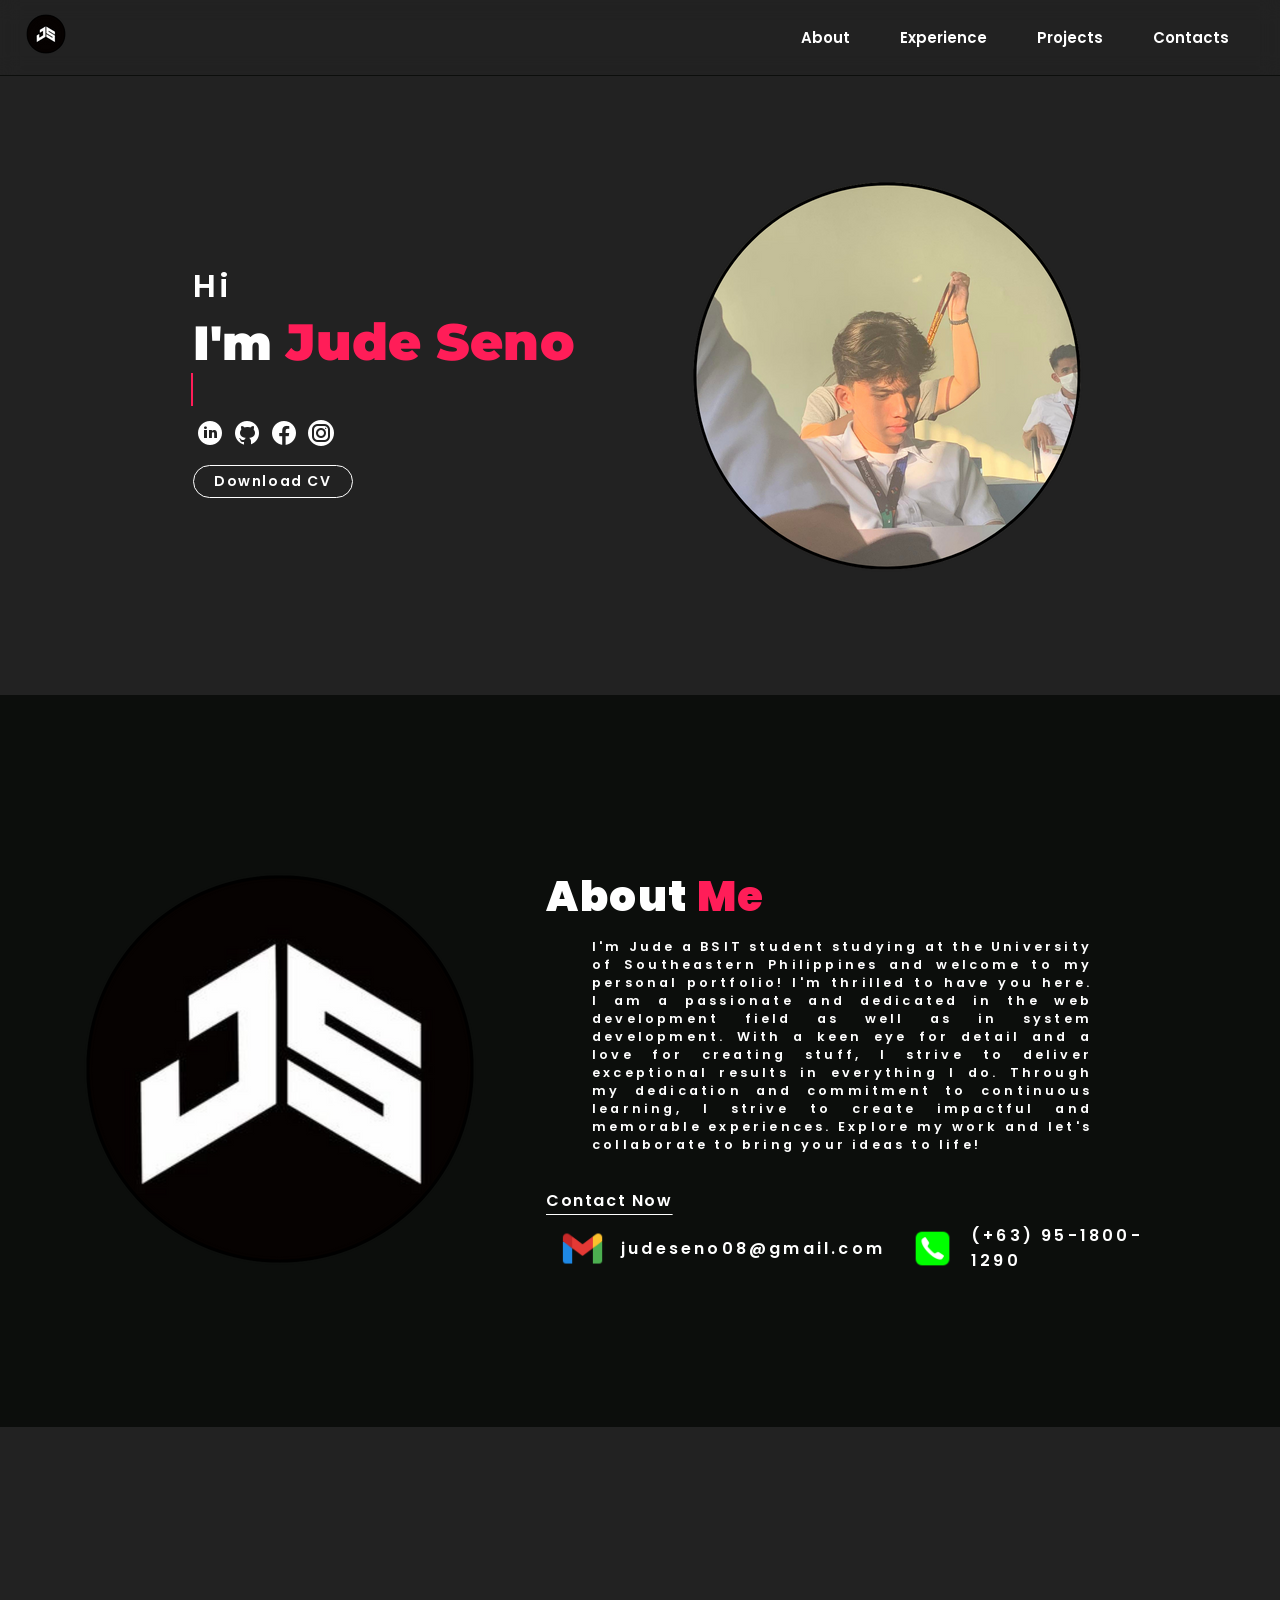
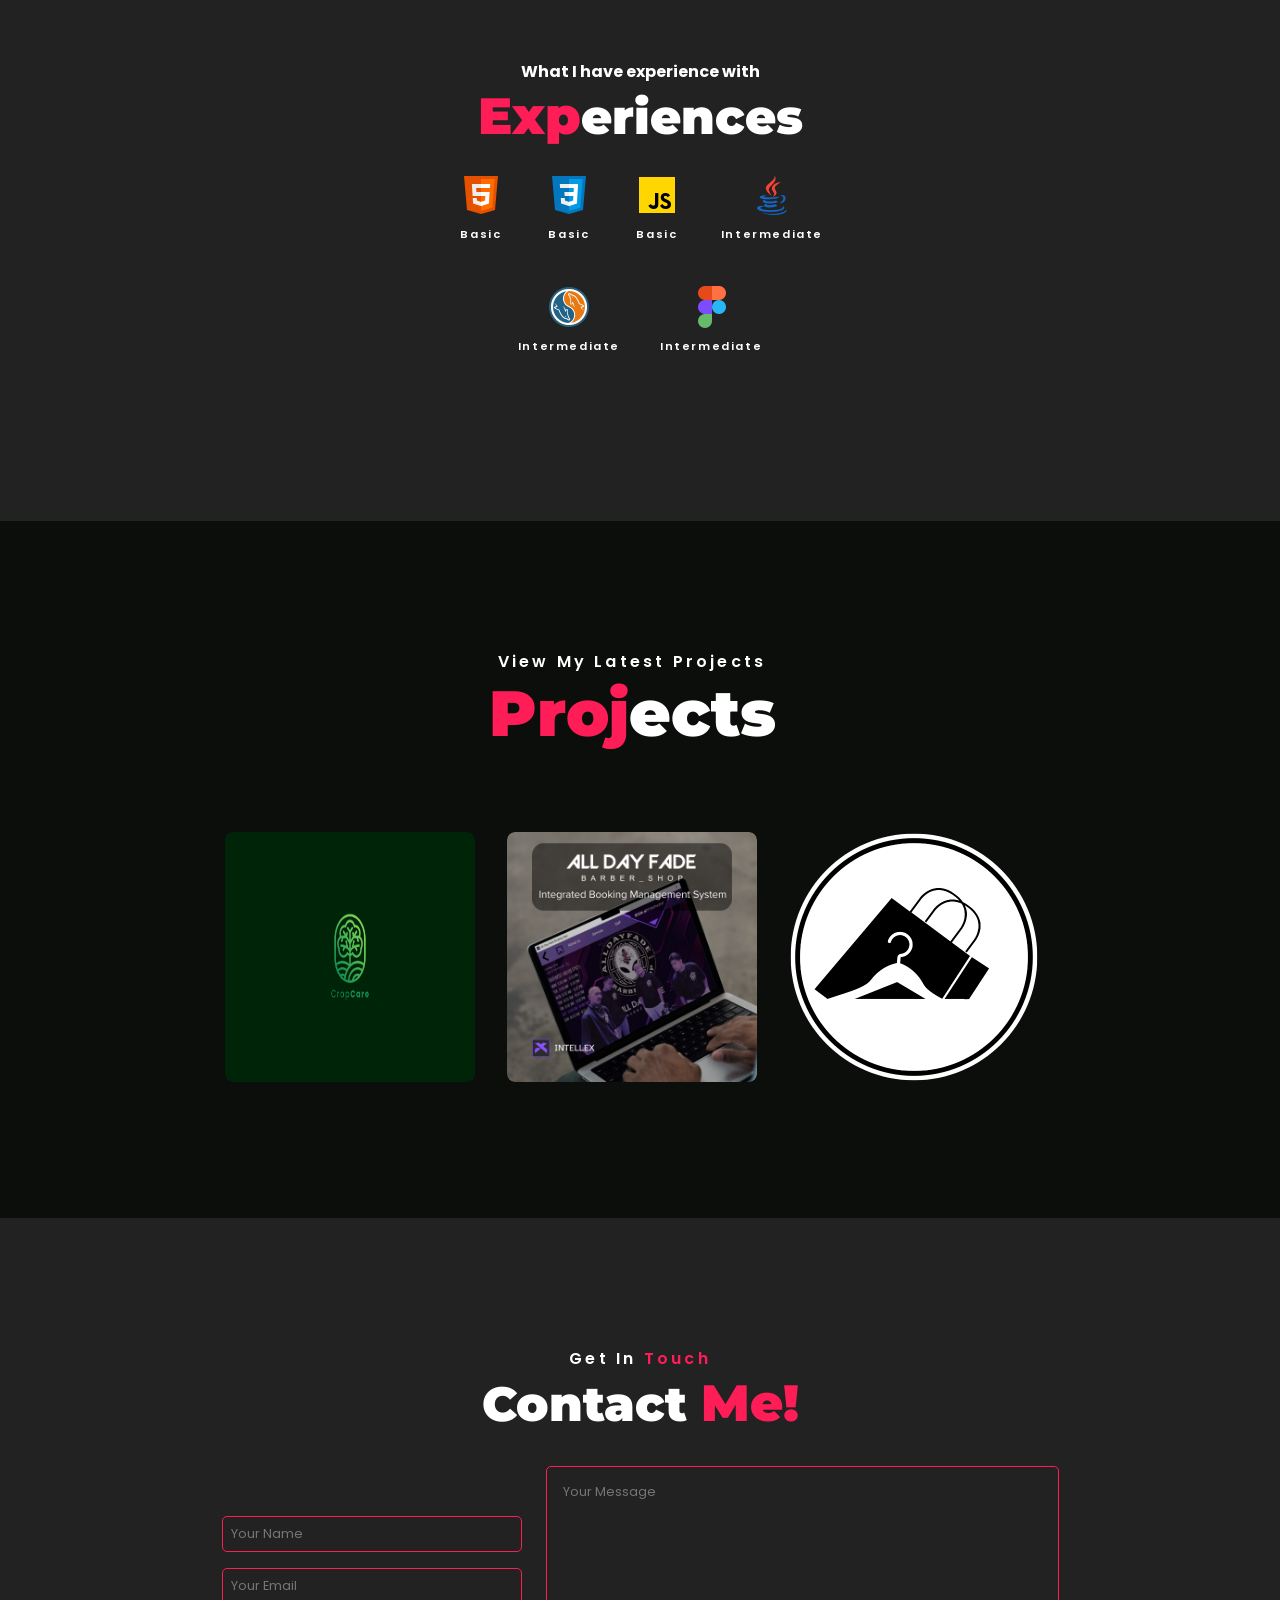
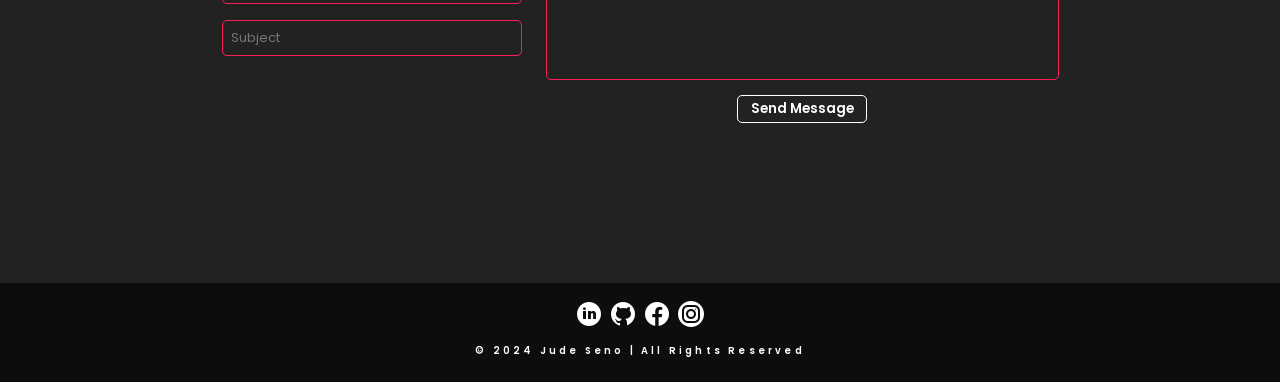
<file: src/index.html>
<!DOCTYPE html>
<html lang="en">

<head>

    <meta charset="UTF-8">
    <meta name="viewport" content="width=device-width, initial-scale=1.0">
    <title>Jude's Portfolio</title>

    <link rel="icon" type="img/png" href="Assets/Profile/Web_Icon.png">
    
    <link rel="stylesheet" href="PortfolioStyle.css">
    <link rel="stylesheet" href="MediaQueries.css">
    
    <link href='https://unpkg.com/boxicons@2.1.4/css/boxicons.min.css' rel='stylesheet'>

    <link rel="preconnect" href="https://fonts.googleapis.com">
    <link rel="preconnect" href="https://fonts.gstatic.com" crossorigin>
    <link href="https://fonts.googleapis.com/css2?family=Montserrat:ital,wght@0,100..900;1,100..900&display=swap" rel="stylesheet">

    <link rel="preconnect" href="https://fonts.googleapis.com">
    <link rel="preconnect" href="https://fonts.gstatic.com" crossorigin>
    <link href="https://fonts.googleapis.com/css2?family=Poppins:wght@300;400&display=swap" rel="stylesheet">

</head>


<body>
   
    <!-- Header/Navbar Container  -->   

    <header>

        <a href="#LandingPage" class="logo"> <img src="Assets/Profile/Web_Logo(40x40).png"></a>
        
        <ul class="navlist">
            <li><a href="#About">About</a></li>
            <li><a href="#Experience">Experience</a></li>
            <li><a href="#Projects">Projects</a></li>
            <li><a href="#Contacts">Contacts</a></li>
        </ul>

        <div class="bx bx-menu" id="menu-icon"></div>

    </header>

    
    

    <!-- LANDING PAGE CONTAINER -->
    <section class="LandingPage_Container" id="LandingPage">

        <div class="home-content">

        <div class="home-container">

            <p class="greeting"> Hi </p> 
            <h2>I'm <span>Jude Seno</span></h2>
            <h3 class="text-animation">
                <span></span>
            </h3>

            <div class="social-links">
                <a href="https://www.linkedin.com/in/jude-seno-3b22372b3/" target="_blank">
                    <img src="Assets/Icons/LinkedIn(30x30).png" alt="">
                </a>

                <a href="https://github.com/JDSeno" target="_blank">
                    <img src="Assets/Icons/Github(30x30).png" alt="">
                </a>

                <a href="https://web.facebook.com/Judeseno08" target="_blank">
                    <img src="Assets/Icons/Facebook(30x30).png" alt="">
                </a>

                <a href="https://www.instagram.com/jd_sno/" target="_blank">
                    <img src="Assets/Icons/Instagram(30x30).png" alt="">
                </a>
            </div>

            <div class="btn-cv">
                <h1 class="download-cv" onclick="window.open('./Assets/Personal_CV.pdf')">Download CV</h1>
            </div>
            
        </div>

        <div id="profile-picture-one">
            <img src="Assets/Profile/Pic_2(400x400).png" alt="">
        </div>
        
        </div>
        
    </section>



    <!-- ABOUT PAGE CONTAINER -->
    <section class="about_container" id="About">

        <div class="container-one">

        <div id="profile-picture-two">
            <img src="Assets/Profile/Web_Icon.png" alt="">
        </div>

        <div class="introduction-container">
            
            <h1>About <span>Me</span></h1>

            <p class="introduction">I'm Jude a BSIT student studying at the University of Southeastern Philippines and welcome to my personal portfolio! 
                I'm thrilled to have you here. I am a passionate and dedicated in the web development field as well as in system development. 
                With a keen eye for detail and a love for creating stuff, I strive to deliver exceptional results in everything I do. 
                Through my dedication and commitment to continuous learning, I strive to create impactful and memorable experiences. 
                Explore my work and let's collaborate to bring your ideas to life!
            </p>

        <div class="contact">
            <h1>Contact Now</h1>
            
            <div class="contact-contents">
                <p id="mail"><img src="Assets/Icons/GMail.png" > <span>judeseno08@gmail.com</span></p>
                <p id="phone"><img src="Assets/Icons/Phone.png" > <span>(+63) 95-1800-1290</span></p>
            </div>

        </div>

        </div>

    </div>

    </section>




    <!-- EXPERIENCE CONTAINER -->
    <section class="experience_container" id="Experience">

        <h4>What I have experience with</h4>
        <h2><span>Exp</span>eriences</h2>


        <section id="exp-container">
            
            <div id="html" class="software-exp">
                <img src="Assets/Icons/HTML.png" alt="">
                <p>Basic</p>
            </div>

            <div id="css" class="software-exp">
                <img src="Assets/Icons/CSS.png" alt="">
                <p>Basic</p>
            </div>

            <div id="javascript" class="software-exp">
                <img src="Assets/Icons/JavaScript.png" alt="">
                <p>Basic</p>
            </div>

            <div id="java" class="software-exp">
                <img src="Assets/Icons/Java.png" alt="">
                <p>Intermediate</p>
            </div>

            <div id="mysql" class="software-exp">
                <img src="Assets/Icons/MySQL.png" alt="">
                <p>Intermediate</p>
            </div>

            <div id="figma" class="software-exp">
                <img src="Assets/Icons/Figma.png" alt="">
                <p>Intermediate</p>
            </div>

            </section>
        </div>

    </section>





    <!-- PROJECTS CONTAINER -->
    <section class="projects_container" id="Projects">

            <p> View My Latest Projects </p>
            <h2> <span>Proj</span>ects </h2>

            <div class="proj-container">

                <div class="row">
                    <img src="Assets/Project_Profile/CropCare_Dark.png">
                    <div class="layer">
                        <h5>CropCare</h5>
                        <p> Crop Care system that help manageme & optimize the health and productivity of crops </p>
                        <a href="https://github.com/JDSeno/Crop-Care" target="_blank">
                            View Github         
                        </a>
                    </div>
                </div>

                <div class="row">
                    <img src="Assets/Project_Profile/ADF.png">
                    <div class="layer">
                        <h5>All-Day Fade</h5>
                        <p> Barbershop Booking Desktop App for a more organized Queue of Customers </p>
                        <a href="https://github.com/gpbacay/Data_Structures/tree/3e4d95ca9316038df88fa1af2fecc2530d90923f/LE1/ADF_IBMS" target="_blank">
                            View Github         
                        </a>
                    </div>
                </div>

                <div class="row">
                    <img src="Assets/Project_Profile/Style_Icon.png">
                    <div class="layer">
                        <h5>Style Icon</h5>
                        <p> A Mobile Start-Up App for our Fashion Minded Individuals.</p>
                        <a href="https://www.figma.com/design/73D8lmGjGZZM7m1ntaTtqy/Style-Icon-Prototype?m=auto&t=gnLqQBCD7R3JR08Z-6" target="_blank">
                            View Library       
                        </a>
                    </div>
                </div>

            </div>
            
    </section>








    <!-- CONTACTS CONTAINER -->
    <section class="contacts_container" id="Contacts">
        
        <p> Get In <span>Touch</span></p>

        <h2 class="contact-heading"> Contact <span>Me!</span></h2>

        <form action="https://api.web3forms.com/submit" method="POST">

            <input type="hidden" name="access_key" value="fc0a2710-5bf5-4e1c-99e0-e6dbbaa9aa62">

            <div class="input-group">

                <div class="input-box">
                    <input type="text" name="name" placeholder="Your Name" required>
                    <input type="email" name="email" placeholder="Your Email" required>
                    <input type="text" name="subject" placeholder="Subject" required>
                </div>

            </div>

            <div class="input-group-2">

                <textarea name="message" id="" cols="30" rows="10" 
                    placeholder="Your Message"></textarea>

                    <input type="hidden" name="redirect" value="https://web3forms.com//success">

                    <input type="submit" value="Send Message" class="btn">
            </div>

        </form>

    </section>






    <!-- FOOTER CONTAINER -->
    <footer class="footer_container" id="Footer">

        <div class="socials">
            
            <a href="https://www.linkedin.com/in/jude-seno-3b22372b3/" target="_blank">
                <img src="Assets/Icons/LinkedIn(30x30).png" alt="">
            </a>

            <a href="https://github.com/JDSeno" target="_blank">
                <img src="Assets/Icons/Github(30x30).png" alt="">
            </a>

            <a href="https://web.facebook.com/Judeseno08" target="_blank">
                <img src="Assets/Icons/Facebook(30x30).png" alt="">
            </a>

            <a href="https://www.instagram.com/jd_sno/" target="_blank">
                <img src="Assets/Icons/Instagram(30x30).png" alt="">
            </a>
        </div>

        <p><span class="copyright">&#169;</span> 2024 <span>Jude Seno</span> | All Rights Reserved</p>

    </footer>




    <script src="PortfolioScript.js"></script>
    
    <!-- <script type="text/javascript" src="https://cdn.jsdelivr.net/npm/@emailjs/browser@4/dist/email.min.js"></script> -->
</body>

</html>
</file>
<file: src/PortfolioStyle.css>
*{
    padding: 0;
    margin: 0;
    box-sizing: border-box;
    font-family: "Poppins", sans-serif;
    text-decoration: none;
    list-style: none;
    scroll-behavior: smooth;
}

:root{
    --bg-color: #0c0e0c;
    --second-bg-color: #222222;
    --hover-txt-color: #FF1D58;
    --text-color: #FFFFFF;
}





/*HTML*/
body{
    background-color: var(--second-bg-color);
    color: var(--text-color);
    display: flex;
    flex-direction: column;
    align-items: center;
}



/* NAVBAR */
header{
    position: fixed;
    width: 100%;
    display: flex;
    align-items: center;
    justify-content: space-between;
    background: transparent;
    backdrop-filter: blur(10px);
    padding: 25px 15%;
    border-bottom: 0.1rem solid #0c0e0c;
    z-index: 100;
}

.logo{
   cursor: pointer;
}


.navlist{
    display: flex;
    justify-content: end;
}

.navlist a{
    color: var(--text-color);
    font-size: 15px;
    font-weight: 600;
    margin: 0 25px;
    text-decoration: none;
}

.navlist a:hover{
    color:var(--hover-txt-color);
    text-decoration: underline;
    font-size: 15px;
    font-weight: 600;
    text-underline-offset: 0.7rem;
    transition: .25s ease;
}

#menu-icon{
    font-size: 25px;
    color: var(--text-color);
    z-index: 1001;
    cursor: pointer;
    margin-left: 20px;
    display: none;
}

.navlist .active{
    color: var(--hover-txt-color);
    text-decoration: underline;
    text-underline-offset: 0.7rem;
}





/* HomePage/LandingPage */
#LandingPage{
    padding: 11rem 5rem 7rem 5rem;
}

.LandingPage_Container{
    display: flex;
    align-items: center;
    justify-content: center;
    gap: 8rem;
    width: 100%;
}

.home-content{
    display: flex;
    gap: 7rem;
}

.home-container{
    display: flex;
    flex-direction: column;
    align-items: flex-start;
    justify-content: center;
}

p{
    font-size: 2rem;
    font-weight: 600;
    letter-spacing: 0.20rem;
}

h2{
    font-weight: 900;
    font-size: 3rem;
    font-family: "Montserrat", sans-serif;
}

h2 span{
    color: var(--hover-txt-color);
    font-family: "Montserrat", sans-serif;
    font-weight: 900;
    font-size: 3.2rem;
}

.social-links{
    margin-top: 10px;
}

.social-links a{
    padding: 1.5px;
}

.download-cv{
    font-size: 1rem;
    border: 1px solid var(--text-color);
    border-radius: 50px;
    padding: 5px 20px;
    margin-top: 10px;
    font-size: 14px;
    font-weight: 600;
    letter-spacing: 0.10rem;
}

.download-cv:hover{
    border: 1px solid var(--text-color);
    cursor: pointer;
    background-color: var(--hover-txt-color);
    transition: all 400ms ease;
    color: var(--bg-color);
}

#profile-picture-one img{
    position: static;
    cursor: default;
    max-width: 70vh;
}

.text-animation{
    font-size: 1.5rem;
    font-weight: 500;
    min-width: 280px;
}

.text-animation span{
     position: relative;
     letter-spacing: 0.15rem;
}

.text-animation span::before{
    content: "Frontend Developer";
    color: var(--hover-txt-color);
    animation: words 23s infinite;
}

.text-animation span::after{
    content: "";
    background-color: var(--second-bg-color);
    position: absolute;
    width: calc(100% + 8px);
    height: 100%;
    border-left: 2px solid var(--hover-txt-color);
    right: -8px;
    animation: cursor 600ms infinite, typing 20s steps(30) infinite;
}

@keyframes cursor {
    0%, 90%{
        border-left: 2px solid var(--text-color);
    }
    95%, 100%{
        border-left: none;
    }
}

@keyframes words{
    0%,
    20%{
        content: "Frontend Developer";
    }
    22%,
    38%{
        content: "UI/UX Designer";
    } 
    43%,
    50%{
        content: "Web Developer";
    }
    60%,
    80%{
        content: "Software Tester";
    }
    88%,
    100%{
        content: "UI/UX Designer";
    }    
}

@keyframes typing {
    10%,
    15%,
    30%,
    35%,
    50%,
    55%,
    70%,
    75%,
    90%,
    95% {
        width: 0%;
    }
    5%,
    20%,
    25%,
    40%,
    45%,
    60%,
    80%,
    85% {
        width: calc(100% + 8px);
    }
}





/* About Me Page */
#About{
    background-color: var(--bg-color);
    padding: 10.5rem 5rem 9rem 5rem;
    width: 100%;
    display: flex;
    align-items: center;
    justify-content: center;
    gap: 5rem;
}

.container-one{
    display: flex;
    gap: 4rem;
    align-items: center;
    justify-content: center;
}

#profile-picture-two img{
    max-width: 55vh;
    position: static;
    cursor: default;
}

.introduction-container h1{
    font-size: 2.6rem;
    font-weight: 1000;
    padding: 2px 2px;
    letter-spacing: 0.10rem;
}

.introduction-container h1 > span{
    color: var(--hover-txt-color);
    font-size: 2.6rem;
    font-weight: 1000;
}

.introduction{
    margin: 0.5rem 3rem;
    text-align: justify;
    font-size: 0.8rem;
    max-width: 500px;
}

.contact{
    position: relative;

}
.contact h1{
    color: var(--text-color);
    font-size: 1rem;
    font-weight: 600;
    text-decoration: underline;
    text-underline-offset: 0.5rem;
    margin-top: 2rem;
    width: 300px;
}

.contact-contents img{
    max-height: 5vh;
}

.contact-contents {
    display: flex;
    flex-direction: row;
    align-items: center;
}

.contact #mail{
    align-items: center;
    display: flex;
    gap: 1rem;
    padding: 0.5rem 1rem 0.5rem 1rem;
    font-size: 1rem;
    max-width: 350px;
}

.contact #phone{
    align-items: center;
    display: flex;
    gap: 1rem;
    padding: 0.5rem 1rem 0.6rem 1rem;
    font-size: 1rem;
    max-width: 350px;
}





/* Experience  Page */
#Experience{
    background-color: var(--second-bg-color);
    padding: 14.5rem 12rem 11rem 12rem;
    width: 100%;
    display: flex;
    flex-direction: column;
    align-items: center;
    justify-content: center;
}

#exp-container{
    width: 400px;
    height: 150px;
    display: flex;
    flex-direction: row;
    gap: 40px;
    flex-wrap: wrap;
    align-items: center;
    justify-content: center;
    margin: 1.5rem;
    text-align: center;
}

#exp-container p{
    font-size: 0.7rem;
    letter-spacing: 0.1rem;
}











/* Projects Page */
#Projects{
    background-color: var(--bg-color);
    padding: 8rem 5rem 8.5rem 4rem;
    width: 100%;
}

.projects_container p{
    text-align: center;
    font-size: 1rem;
}

.projects_container span{
    font-size: 4rem;
    color: var(--hover-txt-color);
}

.projects_container h2{
    text-align: center;
    font-size: 4rem;
}

.proj-container{
    display: flex;
    align-items: center;
    gap: 2rem;
    margin-top: 5rem;
    justify-content: center;
}

.projects-container img{
    position: static;
}

.row img{
    max-width: 100%; 
    height: 250px;
    width: 250px;
    display: flex;
    border-radius: 8px;
    transition: all 400ms ease; 
}

.row:hover img{
    transform: scale(1.1);  
}

.row{
    position: relative;
    overflow: hidden;
    border-radius: 8px;
    cursor: pointer ;
}    

.row:hover .layer{
    height: 100%;
}

.layer h5{
    font-size: 0.8rem;
    font-weight: 900;
    margin-bottom: 1rem;
}

.layer p{
    font-size: 0.7rem;
    line-height: 0.9rem;
}

.layer a{
    font-size: 0.8rem;
    font-weight: 700;
    border: 1px solid var(--text-color);
    margin: 2rem;
    padding: 0.6rem;
    border-radius: 20px;
    color: var(--text-color);
    align-items: center;
    justify-content: center;
    display: flex;
}

.layer{
    width: 250px;
    height: 0;
    background: linear-gradient(rgba(124, 61, 61, 0.1), #5f1429);
    position: absolute;
    border-radius: 8px;
    left: 0;
    bottom: 0;
    overflow: hidden;
    display: flex;
    flex-direction: column;
    align-items: center;
    justify-content: center;
    text-align: center;
    padding: 0 40px;
    transition: height 0.5s;
}

.layer a:hover{
    border: 1px solid var(--text-color);
    font-weight: 700;
    color: var(--bg-color);
    background-color: var(--hover-txt-color);
    transition: all 400ms ease;
}









/* Contact Page */
#Contacts{
    background-color: var(--second-bg-color);
    width: 100%;
    padding: 8rem 5rem 8rem 5rem;
}

.contacts_container{
    display: flex;
    flex-direction: column;
    text-align: center;
    align-items: center;
    max-width: 100%;
}

.contacts_container p{
    font-size: 1rem;
    font-weight: 600;
    text-align: center;
}

.contacts_container p span{
    color: var(--hover-txt-color);
}

.contacts_container h2{
    text-align: center;

}

.contacts_container form{
    display: flex;
    text-align: center;
    justify-content: center;
    align-items: center;
    gap: 1.5rem;
}

.input-box{
    display: flex;
    justify-content: center;
    flex-wrap: wrap;
    max-width: 300px;
}

form{
    margin: 2rem auto;    
}

form textarea{
    width: 100%;
    padding: 1rem;
    font-size: 1rem;
    resize: none;
    border: 1px solid var(--hover-txt-color);
    background-color: var(--second-bg-color);
    color: var(--text-color);
    border-radius: 5px;
    font-size: 0.8rem;
}

form .input-box input{
    width: 100%;
    padding: 0.5rem;
    font-size: 0.8rem;
    margin-bottom: 1rem;
    border: 1px solid var(--hover-txt-color);
    background-color: var(--second-bg-color);
    color: var(--text-color);
    border-radius: 5px;
}

.input-group-2 .btn{
    margin-top: 0.5rem;
    border: 1px solid var(--text-color);
    background-color: var(--second-bg-color);
    color: var(--text-color);
    border-radius: 5px;
    width: 130px;
    padding: 0.2rem;
    cursor: pointer;
    font-weight: 600;
}

.input-group-2 .btn:hover{
    border: 1px solid var(--text-color);
    background-color: var(--hover-txt-color);
    color: var(--bg-color);
    font-weight: 600;
    transition: all 350ms ease;
}




/* Footer */
footer{
    background-color: var(--bg-color);
    width: 100%;
    row-gap: 2rem;
    text-align: center;
    padding: 1rem;
    align-items: center;
    justify-content: center;
}

.footer_container p{
    padding: 0.5rem;
    font-size: 0.6rem;
}
</file>
<file: src/MediaQueries.css>
:root{
    --bg-color: #0c0e0c;
    --second-bg-color: #222222;
    --hover-txt-color: #FF1D58;
    --text-color: #FFFFFF;
}

html{
    width: 100%;
}


@media (max-width: 1684px){
    header{
        padding: 14px 2%;
        align-items: center;
    }

    .navbar a{
        padding: 100px 0;
        margin: 0px 20px;
    }
}

@media (max-width: 730px){
    #menu-icon{
        display: block;
    }
    .navlist{
        position: absolute;
        top: 100%;
        right: -100%;
        width: 250px;
        height: 50vh;
        background-color: var(--bg-color);
        backdrop-filter: blur(10px);
        display: flex;
        flex-direction: column;
        justify-content: flex-start;
        border-radius: 7px;
        transition: all .80s ease;
    }

    .navlist a{
        display: block;
        margin: 13px 0;
        padding: 0px 20px;
        transition: all .10s ease;
    }

    .navlist a:hover{
        color: var(--hover-txt-color);
        transform: translateY(-4px);
    }

    .navlist.open{
        right: 1%;
    }
}



@media screen and (max-width: 780px) {

    /* HEADER */
    header {
        width: 100%;
        position: fixed;
    }

    /* LANDING PAGE */
    .home-content{
        flex-direction: column-reverse;
        gap: 3rem;
        align-items: center;
        justify-content: center;
    }

    .home-container{
        text-align: center;
        justify-content: center;
        align-items: center;
    }

    .home-container p, .text-animation {
        font-weight: 600;
        letter-spacing: 0.15rem;
        font-size: 2rem;
    }

    .home-container h2, h2 span{
        font-size: 3.5rem;
    }

    .home-container h2 span{
        font-size: 3.5rem;
    }

    #profile-picture-one img{
        position: static;
        cursor: default;
    }

    /* ABOUT PAGE */
    .container-one{
        display: flex;
        flex-direction: column;
    }

    .introduction-container h1{
        font-size: 2rem;
        font-weight: 600;
        padding: 2px 2px;
        letter-spacing: 0.10rem;
        text-align: center;
    }

    .introduction-container h1 > span{
        color: var(--hover-txt-color);
        font-size: 2.1rem;
        font-weight: 900;
    }

    .introduction{
        text-align: center;
        align-items: center;
        justify-content: center;
        font-weight: 100;
    }
    

    .about-container{
        text-align: center;
        font-size: 0.5rem;
    }

    .about-container .introduction{
        font-size: 1rem;
    }

    .contact{
        text-align: center;
        justify-content: center;
        padding-top: 1rem;
    }

    .contact-contents{
        justify-content: center;
    }
    
    .contact h1{
        font-size: 1rem;
        display:inline-flex;
        flex-direction: column;
    }

    #mail > span{
        font-size: 0.9rem;
    }

    #phone span {
        font-size: 0.8rem;
        font-weight: 900;
    }


    /* EXPERIENCE PAGE */
    .exp-intro{
        text-align: center;
        justify-content: center;
    }

    .exp-intro p {
        text-align: center;
        justify-content: center;
    }

    #Experience h2, h2 span{
        font-size: 3rem;
    }

    #exp-container{
        height: 5vh;
    }

    #exp-container img{
        width: 45px;
    }


    /* PROJECTS CONTAINER */
    .layer{
        width: 200px;
        height: 0;
        background: linear-gradient(rgba(124, 61, 61, 0.1), #5f1429);
        position: absolute;
        border-radius: 8px;
        left: 0;
        bottom: 0;
        overflow: hidden;
        display: flex;
        flex-direction: column;
        align-items: center;
        justify-content: center;
        text-align: center;
        padding: 0 40px;
        transition: height 0.5s;
    }

    .layer a{
        font-size: 0.6rem;
        width: 6rem;
        font-weight: 700;
        border: 1px solid var(--text-color);
        margin: 1rem;
        padding: 0.6rem;
        border-radius: 20px;
        color: var(--text-color);
        align-items: center;
        justify-content: center;
        display: flex;
    }

    .layer h5{
        font-size: 1.2rem;
        font-weight: 900;
        margin-bottom: 1rem;
    }
    
    .layer p{
        font-size: 0.7rem;
        text-align: center;
        line-height: 0.9rem;
    }



    /* CONTACTS PAGE */
    form{
        display: flex;
        flex-direction: column;
    }

    /* FOOTER */
    #Footer{
        width: 100%;
    }

    .footer_container p{
        font-size: 0.5rem;
    }

}   








@media screen and (max-width: 430px) {

    #menu-icon{
        display: block;
    }
    .navlist{
        position: absolute;
        top: 100%;
        right: -100%;
        width: 200px;
        height: 30vh;
        background-color: var(--bg-color);
        backdrop-filter: blur(10px);
        display: flex;
        flex-direction: column;
        justify-content: flex-start;
        border-radius: 7px;
        transition: all .80s ease;
    }

    .navlist a{
        display: block;
        margin: 10px 0;
        padding: 0px 20px;
        transition: all .10s ease;
        font-size: 1.4rem;
    }

    .navlist a:hover{
        color: var(--hover-txt-color);
        transform: translateY(-4px);
    }

    .navlist.open{
        right: 2%;
    }


    /* HEADER */
    header{
        width: 100%;
    }

    .navlist a{
        font-size: 1.4rem;
        margin-bottom: 1rem;
    }

    .navlist a:hover{
        font-size: 1.4rem;
        font-weight: 600;
    }


    /* LANDING PAGE */
    #profile-picture-one img{
        position: static;
        cursor: default;
        width: 45vh;
    }

    .home-container .greeting{
        font-size: 1.5rem;
    }

    .home-container h2{
        font-size: 2rem;
    }

    .home-container h2 span{
        font-size: 2rem;
    }

    .home-container .text-animation{
        font-size: 1rem;
    }

    .social-links{
        width: 200px;
        height: auto;
        margin-top: 1rem;
    }

    /* ABOUT PAGE */
    .introduction-container h1{
        font-size: 1.5rem;
    }

    .introduction-container h1 span{
        font-size: 1.5rem;
    }

    .introduction{
        text-align: center;
        font-size: 0.8rem;
        width: 350px;
        font-weight: 100;
        margin: 0;
    }

    #profile-picture-two img{
        width: 45vh;
    }

    .contact h1{
        font-size: 0.8rem;
    }

    .contact-contents{
        flex-direction: column;
        padding-top: 0.5rem;
    }

    #mail span, #phone span{
        font-size: 0.8rem;
    }


    /* EXPERIENCE PAGE */
    #Experience h4{
        width: 250px;
        text-align: center;
        font-size: 0.8rem;
    }

    #Experience{
        padding: 10rem;
    }

    #Experience h2, h2 span{
        font-size: 2.7rem;
    }

    #exp-container img{
        width: 35px;
    }

    #exp-container{
        width: 400px;
    }

    #exp-container p{
        font-size: 0.7rem;
    }
    


    /* PROJECTS PAGE */
    #Projects p{
        font-size: 0.8rem;
        text-align: center;
    }

    #Projects h2, #Projects h2 span{
        font-size: 4rem;
        text-align: center;
        padding-right: 4px;
    }

    .proj-container{
        flex-direction: column;
    }

    .proj-container h5{
        font-size: 1rem;
    }

    .proj-container .layer p{
        font-weight: 100;
        font-size: 10rem;
    }

    .layer{
        width: 250px;
        height: 0;
        background: linear-gradient(rgba(124, 61, 61, 0.1), #5f1429);
        position: absolute;
        border-radius: 8px;
        left: 0;
        bottom: 0;
        overflow: hidden;
        display: flex;
        flex-direction: column;
        align-items: center;
        justify-content: center;
        text-align: center;
        padding: 0 40px;
        transition: height 0.5s;
    }

    .layer a{
        font-size: 0.8rem;
        width: 10rem;
        font-weight: 700;
        border: 1px solid var(--text-color);
        margin: 1rem;
        padding: 0.6rem;
        border-radius: 20px;
        color: var(--text-color);
        align-items: center;
        justify-content: center;
        display: flex;
    }

    .layer h5{
        font-size: 1.2rem;
        font-weight: 900;
        margin-bottom: 1rem;
    }
    
    .layer p{
        font-size: 0.7rem;
        text-align: center;
        line-height: 0.9rem;
    }


    /* CONTACTS PAGE */
    .contacts_container p, .contacts_container p span{
        font-size: 0.8rem;
    }

    .contacts_container p span{
        font-weight: 800;
    }

    .contact-heading{
        width: 400px;
    }


    /* FOOTER */
    #Footer p{
        font-size: 0.5rem;
    }


}
</file>
